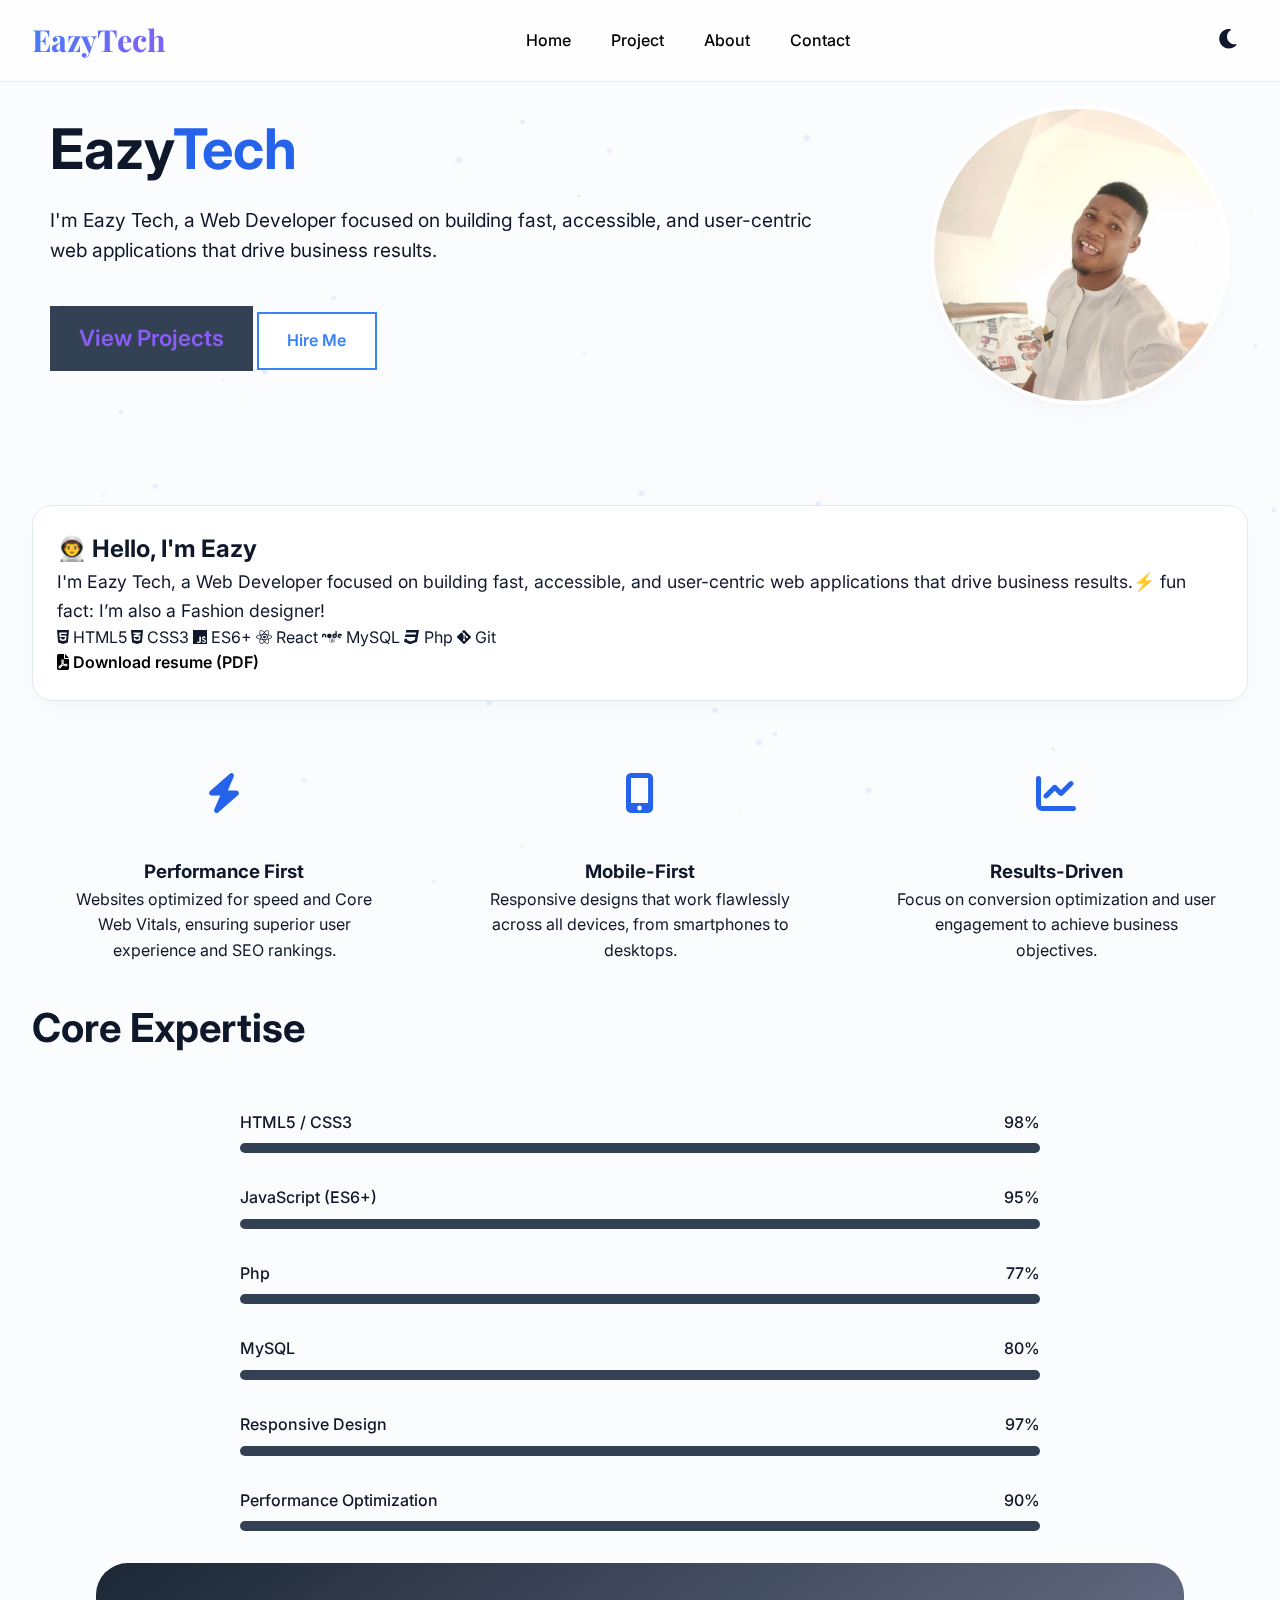
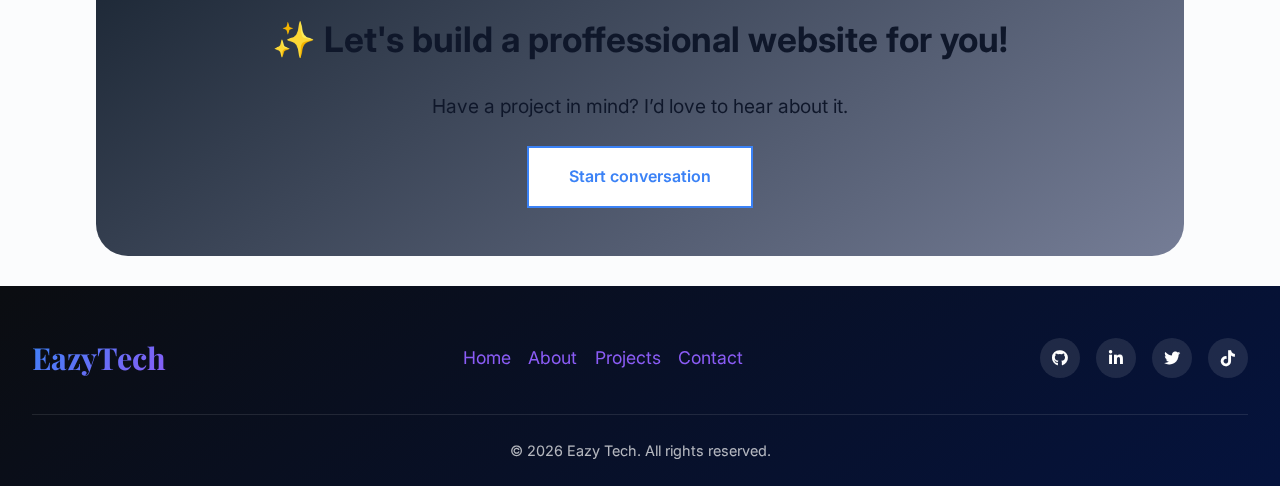
<file: index.html>
<!DOCTYPE html>
<html lang="en">
<head>
    <meta charset="UTF-8">
    <meta name="viewport" content="width=device-width, initial-scale=1.0">
    <title>My portfolio</title>
   <link rel="preconnect" href="https://fonts.googleapis.com">
  <link rel="preconnect" href="https://fonts.gstatic.com" crossorigin>
  <link href="https://fonts.googleapis.com/css2?family=Inter:opsz,wght@14..32,400;14..32,500;14..32,600;14..32,700&family=Playfair+Display:ital,wght@0,400;0,600;1,500&display=swap" rel="stylesheet">
  <link rel="stylesheet" href="https://cdnjs.cloudflare.com/ajax/libs/font-awesome/6.0.0-beta3/css/all.min.css">
  <link rel="stylesheet" href="style.css">
   
</head>
<body>
    <main>
        <!-- particle canvas (global, subtle) -->
        <canvas id="particle-canvas"></canvas>
        <section>
            <nav class="navbar">
                <div class="logo">Eazy<span class="span">Tech</span></div>
                

                <div class="nav-links" id="navLinks">
                    <a href="../index.html" class="home">Home</a>
                    <a href="../pages/project.html" class="Project">Project</a>
                    <a href="../pages/about.html" class="about">About</a>
                    <a href="../pages/contact.html" class="contact">Contact</a>
                </div>
                <div class="nav-actions">
                    <button id="themeToggle" class="theme-toggle"><i class="fas fa-moon"></i></button>

                <button class="mobile-menu-btn" id="mobileMenuBtn">
                    <i class="fas fa-bars"></i>
                </button>
                </div>
            </nav>
        </section>
        <section>
            <div class="hero-container">
                <div class="hero-content">
                    <h1>Eazy<span>Tech</span></h1>
                    
                    <p>I'm Eazy Tech, a Web Developer focused on building fast, accessible, and user-centric <br>web applications that drive business results.</p>
                    <div class="cta-buttons">
                    <a href="../pages/project.html" class="btn btn-primary">View Projects</a>
                    <a href="../pages/contact.html" class="btn btn-secondary">Hire Me</a>
                </div>
                </div>

                <div class="hero-content">
                    <img src="images/img1.jpeg" alt="Eazy Tech Hero Image">
                </div>
                
            </div>
        </section>
        
        <section>
            <div class="container" style="margin-top: 30px; margin-bottom: 20px;">
      <div class="card bio-card">
        <h2>👨‍🚀 Hello, I'm Eazy</h2>
        <p style="font-size:1.1rem;">I'm <span class="fun-fact">Eazy Tech</span>, a Web Developer focused on building fast, accessible, and user-centric web applications that drive business results.<span class="fun-fact">⚡ fun fact: I’m also a Fashion designer!</span></p>
        <div class="skills-pills">
          <span class="pill"><i class="fab fa-html5"></i> HTML5</span>
          <span class="pill"><i class="fab fa-css3-alt"></i> CSS3</span>
          <span class="pill"><i class="fab fa-js"></i> ES6+</span>
          <span class="pill"><i class="fab fa-react"></i> React</span>
          <span class="pill"><i class="fab fa-node"></i> MySQL</span>
          <span class="pill"><i class="fab fa-css3"></i> Php</span>
          <span class="pill"><i class="fab fa-git-alt"></i> Git</span>
        </div>
        <a href="#" class="resume-link"><i class="fas fa-file-pdf"></i> Download resume (PDF)</a>
      </div>
        </section>
        <div class="container">
            <div class="featured-grid">
                <div class="featured-item">
                    <div class="featured-icon">
                        <i class="fas fa-bolt"></i>
                    </div>
                    <h3>Performance First</h3>
                    <p>Websites optimized for speed and Core Web Vitals, ensuring superior user experience and SEO rankings.</p>
                </div>
                <div class="featured-item">
                    <div class="featured-icon">
                        <i class="fas fa-mobile-alt"></i>
                    </div>
                    <h3>Mobile-First</h3>
                    <p>Responsive designs that work flawlessly across all devices, from smartphones to desktops.</p>
                </div>
                <div class="featured-item">
                    <div class="featured-icon">
                        <i class="fas fa-chart-line"></i>
                    </div>
                    <h3>Results-Driven</h3>
                    <p>Focus on conversion optimization and user engagement to achieve business objectives.</p>
                </div>
            </div>
        </div>


        <section id="skills-preview">
        <div class="container">
            <h2>Core Expertise</h2>
            <div class="skills-preview">
                <div class="skill-bar">
                    <div class="skill-info">
                        <span>HTML5 / CSS3</span>
                        <span>98%</span>
                    </div>
                    <div class="skill-progress">
                        <div class="skill-fill" data-width="98"></div>
                    </div>
                </div>
                <div class="skill-bar">
                    <div class="skill-info">
                        <span>JavaScript (ES6+)</span>
                        <span>95%</span>
                    </div>
                    <div class="skill-progress">
                        <div class="skill-fill" data-width="95"></div>
                    </div>
                </div>
                
                <div class="skill-bar">
                    <div class="skill-info">
                        <span>Php</span>
                        <span>77%</span>
                    </div>
                    <div class="skill-progress">
                        <div class="skill-fill" data-width="77"></div>
                    </div>
                </div>

                <div class="skill-bar">
                    <div class="skill-info">
                        <span>MySQL</span>
                        <span>80%</span>
                    </div>
                    <div class="skill-progress">
                        <div class="skill-fill" data-width="80"></div>
                    </div>
                </div>

                <div class="skill-bar">
                    <div class="skill-info">
                        <span>Responsive Design</span>
                        <span>97%</span>
                    </div>
                    <div class="skill-progress">
                        <div class="skill-fill" data-width="97"></div>
                    </div>
                </div>
                
                <div class="skill-bar">
                    <div class="skill-info">
                        <span>Performance Optimization</span>
                        <span>90%</span>
                    </div>
                    <div class="skill-progress">
                        <div class="skill-fill" data-width="90"></div>
                    </div>
                </div>
            </div>
        </div>
    </section>
    <section>
        <div class="cta-section">
        <h2 style="font-size:2.2rem;">✨ Let's build a proffessional website for you!</h2>
        <p style="margin:1.5rem; font-size:1.2rem;">Have a project in mind? I’d love to hear about it.</p>
        <a href="../pages/contact.html" class="btn btn-secondary" style="padding:1rem 2.5rem;">Start conversation</a>
      </div>
    </div>
    </section>

    <section>
        <footer>
        <div class="container">
            <div class="footer-content">
                <a href="index.html" class="logo">Eazy<span>Tech</span></a>
                
                <div class="footer-links">
                    <a href="../index.html">Home</a>
                    <a href="../pages/about.html">About</a>
                    <a href="../pages/project.html">Projects</a>
                    <a href="../pages/contact.html">Contact</a>
                </div>
                
                <div class="social-links">
                    <a href="https://github.com/oluwaseunisrael1234-ctrl/" target="_blank"><i class="fab fa-github"></i></a>
                    <a href="https://linkedin.com" target="_blank"><i class="fab fa-linkedin-in"></i></a>
                    <a href="https://twitter.com" target="_blank"><i class="fab fa-twitter"></i></a>
                    <a href="https://www.tiktok.com/@eazytech24?_r=1&_t=ZS-941RRalaFU4" target="_blank"><i class="fab fa-tiktok"></i></a>
                </div>
            </div>
            
            <div class="copyright">
                <p>&copy; <span id="currentYear"></span> Eazy Tech. All rights reserved.</p>
            </div>
        </div>
    </footer>

    </section>

    </main>
     <script src="main.js"></script>
    <script src="script.js"></script>
      <script>
    // home-specific: load featured projects + skills progress, init typewriter
    document.addEventListener('DOMContentLoaded', function() {
      loadFeaturedProjects();
      loadSkillsSnapshot();
      initTypewriter();
    });
  </script>
</body>
</html>
</file>
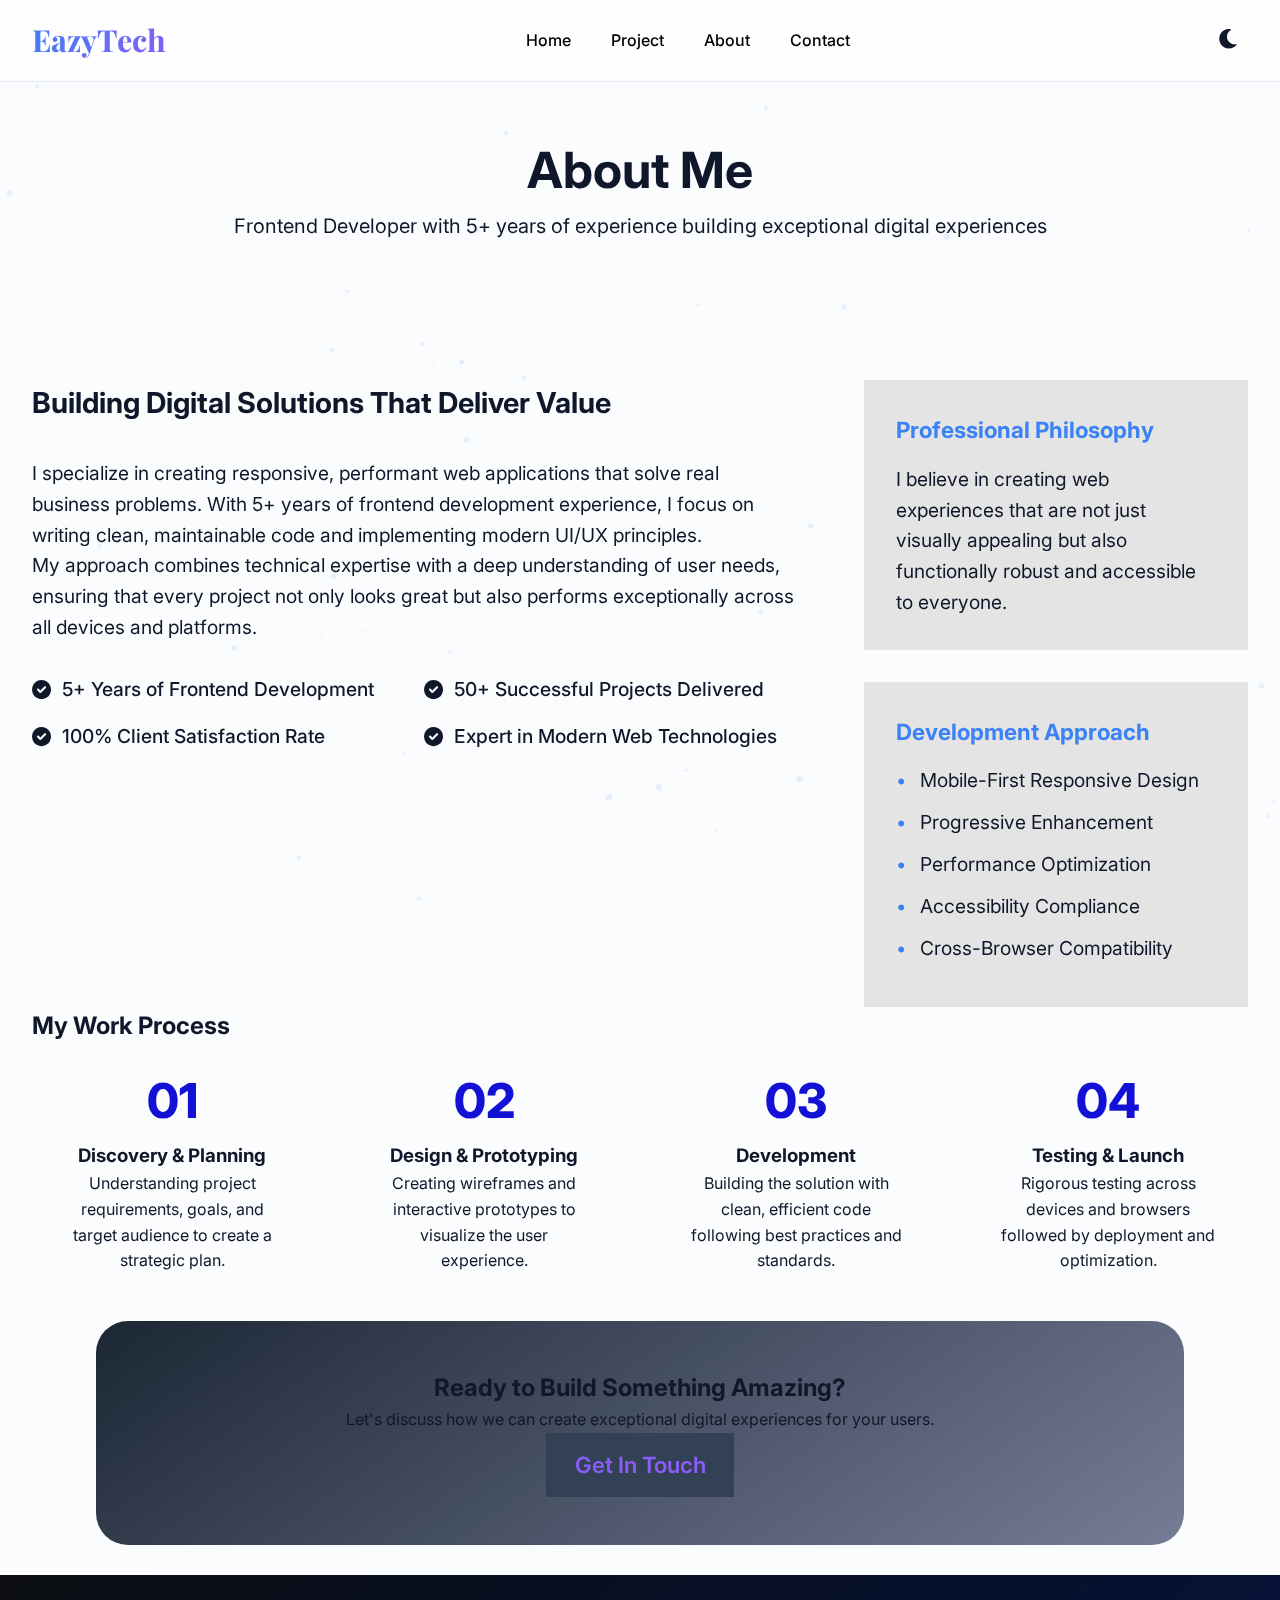
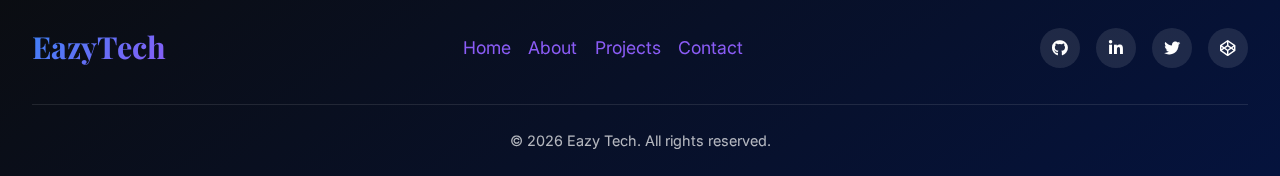
<file: pages/about.html>
<!DOCTYPE html>
<html lang="en">
<head>
    <meta charset="UTF-8">
    <meta name="viewport" content="width=device-width, initial-scale=1.0">
    <title>My portfolio</title>
   <link rel="preconnect" href="https://fonts.googleapis.com">
  <link rel="preconnect" href="https://fonts.gstatic.com" crossorigin>
  <link href="https://fonts.googleapis.com/css2?family=Inter:opsz,wght@14..32,400;14..32,500;14..32,600;14..32,700&family=Playfair+Display:ital,wght@0,400;0,600;1,500&display=swap" rel="stylesheet">
  <link rel="stylesheet" href="https://cdnjs.cloudflare.com/ajax/libs/font-awesome/6.0.0-beta3/css/all.min.css">
  <link rel="stylesheet" href="../style.css">
   
</head>
<body>
    <main>
        <!-- particle canvas (global, subtle) -->
        <canvas id="particle-canvas"></canvas>
        <section>
            <nav class="navbar">
                <div class="logo">Eazy<span class="span">Tech</span></div>
                

                <div class="nav-links" id="navLinks">
                    <a href="../index.html" class="home">Home</a>
                    <a href="../pages/project.html" class="Project">Project</a>
                    <a href="../pages/about.html" class="about">About</a>
                    <a href="../pages/contact.html" class="contact">Contact</a>
                </div>
                <div class="nav-actions">
                    <button id="themeToggle" class="theme-toggle"><i class="fas fa-moon"></i></button>

                <button class="mobile-menu-btn" id="mobileMenuBtn">
                    <i class="fas fa-bars"></i>
                </button>
                </div>
            </nav>
        </section>
        

         <section class="hero">
        <div class="abt-container">
            <h1>About Me</h1>
            <p>Frontend Developer with 5+ years of experience building exceptional digital experiences</p>
        </div>
    </section>

    <!-- About Content -->
    <section id="about-content">
        <div class="container">
            <div class="about-grid">
                <div class="about-main">
                    <h2>Building Digital Solutions That Deliver Value</h2>
                    <p>I specialize in creating responsive, performant web applications that solve real business problems. With 5+ years of frontend development experience, I focus on writing clean, maintainable code and implementing modern UI/UX principles.</p>
                    <p>My approach combines technical expertise with a deep understanding of user needs, ensuring that every project not only looks great but also performs exceptionally across all devices and platforms.</p>
                    
                    <div class="about-highlights">
                        <div class="highlight-item">
                            <i class="fas fa-check-circle"></i>
                            <span>5+ Years of Frontend Development</span>
                        </div>
                        <div class="highlight-item">
                            <i class="fas fa-check-circle"></i>
                            <span>50+ Successful Projects Delivered</span>
                        </div>
                        <div class="highlight-item">
                            <i class="fas fa-check-circle"></i>
                            <span>100% Client Satisfaction Rate</span>
                        </div>
                        <div class="highlight-item">
                            <i class="fas fa-check-circle"></i>
                            <span>Expert in Modern Web Technologies</span>
                        </div>
                    </div>
                </div>
                
                <div class="about-sidebar">
                    <div class="about-card">
                        <h3>Professional Philosophy</h3>
                        <p>I believe in creating web experiences that are not just visually appealing but also functionally robust and accessible to everyone.</p>
                    </div>
                    
                    <div class="about-card">
                        <h3>Development Approach</h3>
                        <ul>
                            <li>Mobile-First Responsive Design</li>
                            <li>Progressive Enhancement</li>
                            <li>Performance Optimization</li>
                            <li>Accessibility Compliance</li>
                            <li>Cross-Browser Compatibility</li>
                        </ul>
                    </div>
                </div>
            </div>
        </div>
    </section>

    <!-- Work Process -->
    <section class="section-alt">
        <div class="container">
            <h2>My Work Process</h2>
            <div class="process-steps">
                <div class="process-step">
                    <div class="step-number">01</div>
                    <h3>Discovery & Planning</h3>
                    <p>Understanding project requirements, goals, and target audience to create a strategic plan.</p>
                </div>
                <div class="process-step">
                    <div class="step-number">02</div>
                    <h3>Design & Prototyping</h3>
                    <p>Creating wireframes and interactive prototypes to visualize the user experience.</p>
                </div>
                <div class="process-step">
                    <div class="step-number">03</div>
                    <h3>Development</h3>
                    <p>Building the solution with clean, efficient code following best practices and standards.</p>
                </div>
                <div class="process-step">
                    <div class="step-number">04</div>
                    <h3>Testing & Launch</h3>
                    <p>Rigorous testing across devices and browsers followed by deployment and optimization.</p>
                </div>
            </div>
        </div>
    </section>

    <!-- CTA Section -->
    <section class="cta-section">
        <div class="container">
            <h2>Ready to Build Something Amazing?</h2>
            <p>Let's discuss how we can create exceptional digital experiences for your users.</p>
            <a href="contact.html" class="btn btn-primary">Get In Touch</a>
        </div>
    </section>


    <section>
        <footer>
        <div class="container">
            <div class="footer-content">
                <a href="index.html" class="logo">Eazy<span>Tech</span></a>
                
                <div class="footer-links">
                    <a href="../index.html">Home</a>
                    <a href="../pages/about.html">About</a>
                    <a href="../pages/project.html">Projects</a>
                    <a href="../pages/contact.html">Contact</a>
                </div>
                
                <div class="social-links">
                    <a href="https://github.com" target="_blank"><i class="fab fa-github"></i></a>
                    <a href="https://linkedin.com" target="_blank"><i class="fab fa-linkedin-in"></i></a>
                    <a href="https://twitter.com" target="_blank"><i class="fab fa-twitter"></i></a>
                    <a href="https://codepen.io" target="_blank"><i class="fab fa-codepen"></i></a>
                </div>
            </div>
            
            <div class="copyright">
                <p>&copy; <span id="currentYear"></span> Eazy Tech. All rights reserved.</p>
            </div>
        </div>
    </footer>

    </section>

    </main>
    <script src="../main.js" defer></script>
<script src="../script.js" defer></script>

      <script>
    // home-specific: load featured projects + skills progress, init typewriter
    document.addEventListener('DOMContentLoaded', function() {
      loadFeaturedProjects();
      loadSkillsSnapshot();
      initTypewriter();
    });
  </script>
</body>
</html>
</file>
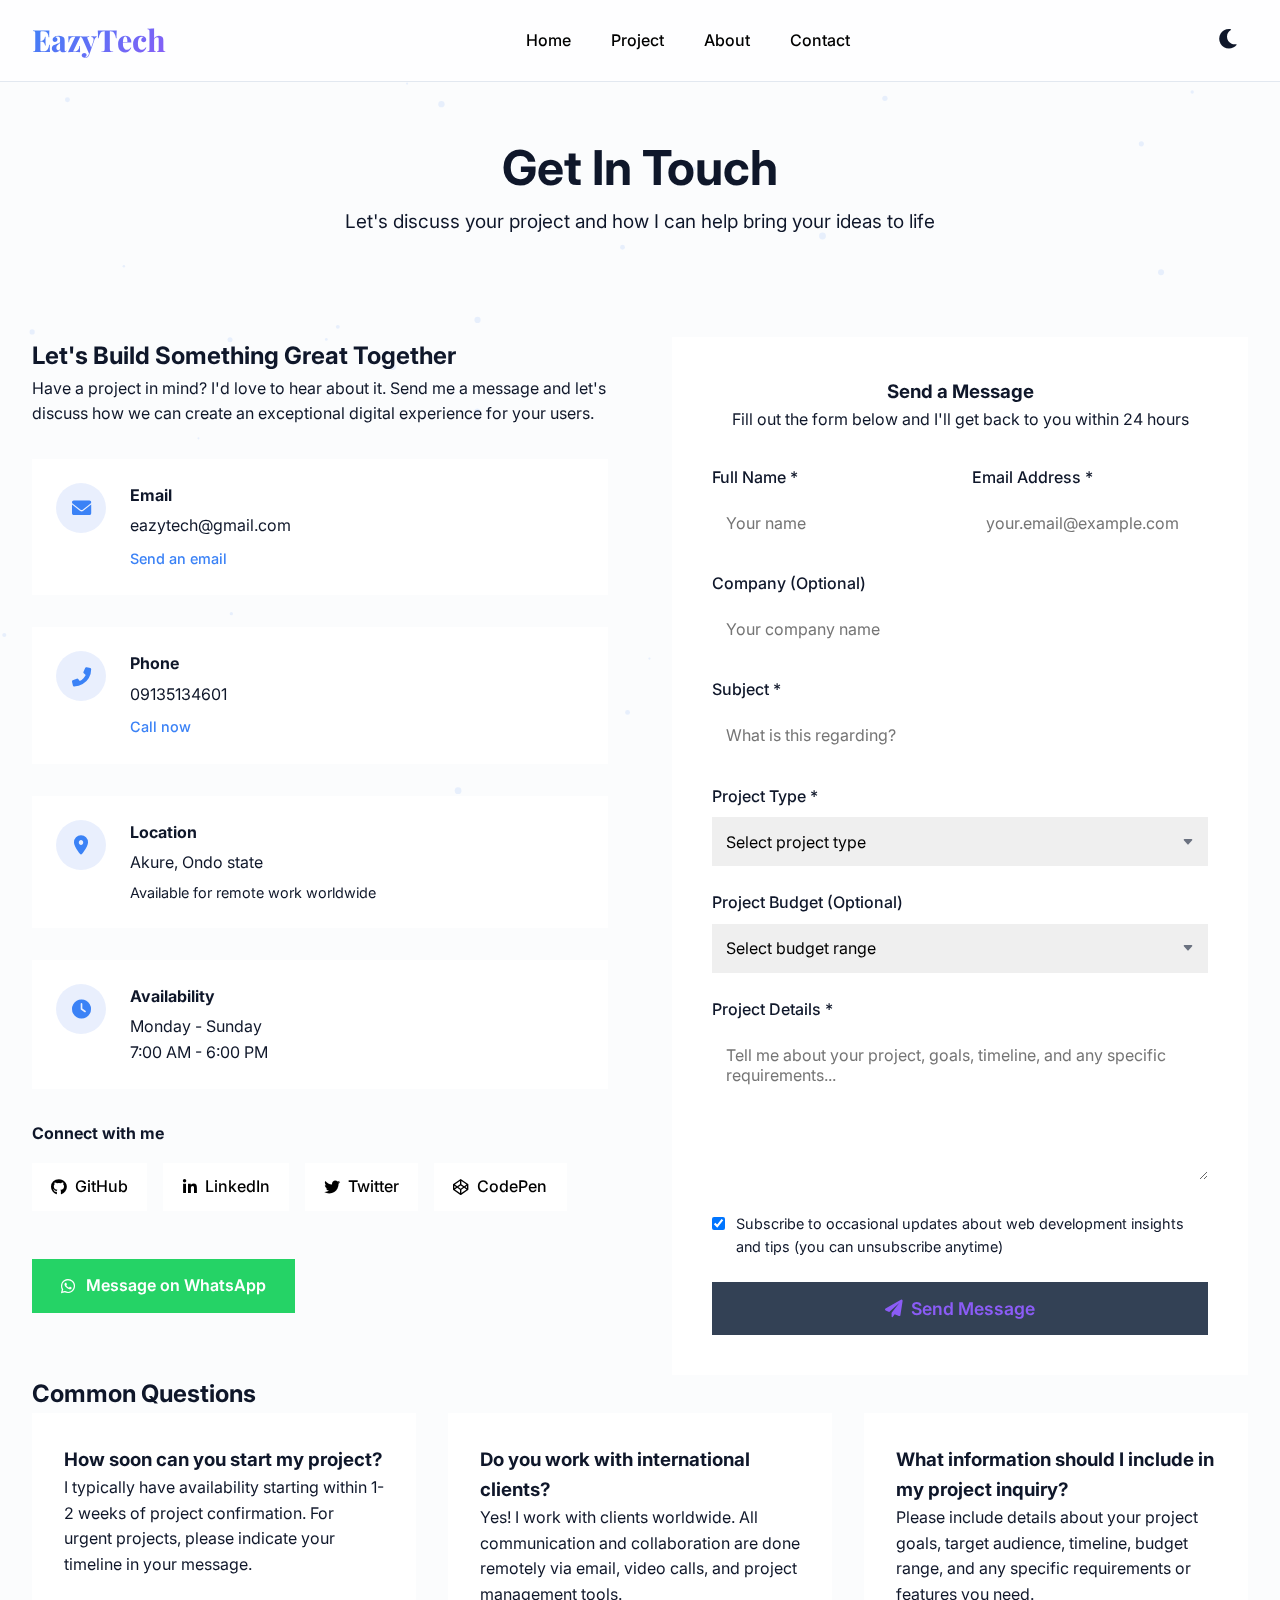
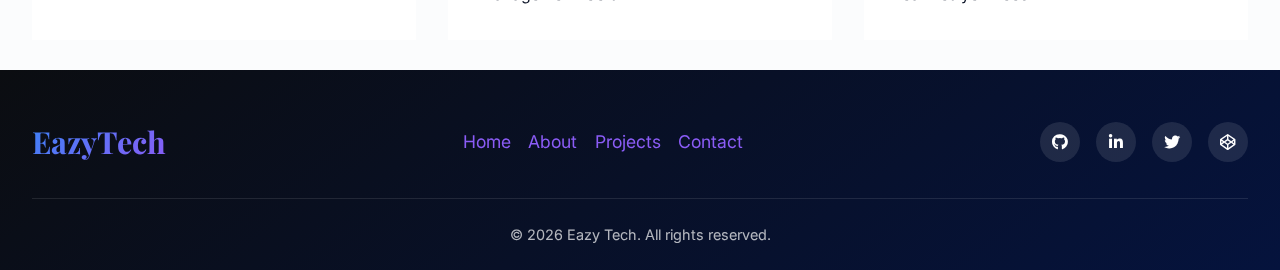
<file: pages/contact.html>
<!DOCTYPE html>
<html lang="en">
<head>
    <meta charset="UTF-8">
    <meta name="viewport" content="width=device-width, initial-scale=1.0">
    <title>My portfolio</title>
   <link rel="preconnect" href="https://fonts.googleapis.com">
  <link rel="preconnect" href="https://fonts.gstatic.com" crossorigin>
  <link href="https://fonts.googleapis.com/css2?family=Inter:opsz,wght@14..32,400;14..32,500;14..32,600;14..32,700&family=Playfair+Display:ital,wght@0,400;0,600;1,500&display=swap" rel="stylesheet">
  <link rel="stylesheet" href="https://cdnjs.cloudflare.com/ajax/libs/font-awesome/6.0.0-beta3/css/all.min.css">
  <link rel="stylesheet" href="../style.css">
   
</head>
<body>
    <main>
        <!-- particle canvas (global, subtle) -->
        <canvas id="particle-canvas"></canvas>
        <section>
            <nav class="navbar">
                <div class="logo">Eazy<span class="span">Tech</span></div>
                

                <div class="nav-links" id="navLinks">
                    <a href="../index.html" class="home">Home</a>
                    <a href="../pages/project.html" class="Project">Project</a>
                    <a href="../pages/about.html" class="about">About</a>
                    <a href="../pages/contact.html" class="contact">Contact</a>
                </div>
                <div class="nav-actions">
                    <button id="themeToggle" class="theme-toggle"><i class="fas fa-moon"></i></button>

                <button class="mobile-menu-btn" id="mobileMenuBtn">
                    <i class="fas fa-bars"></i>
                </button>
                </div>
            </nav>
        </section>
        
        <!-- Page Hero -->
    <section class="contact-hero">
        <div class=" contact-container" >
            <h1>Get In Touch</h1>
            <p>Let's discuss your project and how I can help bring your ideas to life</p>
        </div>
    </section>

    <!-- Contact Content -->
    <section id="contact-content">
        <div class="container">
            <div class="contact-grid">
                <!-- Contact Info -->
                <div class="contact-info">
                    <h2>Let's Build Something Great Together</h2>
                    <p>Have a project in mind? I'd love to hear about it. Send me a message and let's discuss how we can create an exceptional digital experience for your users.</p>
                    
                    <div class="contact-details">
                        <div class="contact-detail">
                            <div class="detail-icon">
                                <i class="fas fa-envelope"></i>
                            </div>
                            <div class="detail-content">
                                <h4>Email</h4>
                                <p>eazytech@gmail.com</p>
                                <a href="mailto:eazytech@gmail.com" class="detail-link">Send an email</a>
                            </div>
                        </div>
                        
                        <div class="contact-detail">
                            <div class="detail-icon">
                                <i class="fas fa-phone-alt"></i>
                            </div>
                            <div class="detail-content">
                                <h4>Phone</h4>
                                <p>09135134601</p>
                                <a href="tel:09135134601" class="detail-link">Call now</a>
                            </div>
                        </div>
                        
                        <div class="contact-detail">
                            <div class="detail-icon">
                                <i class="fas fa-map-marker-alt"></i>
                            </div>
                            <div class="detail-content">
                                <h4>Location</h4>
                                <p>Akure, Ondo state</p>
                                <p class="detail-note">Available for remote work worldwide</p>
                            </div>
                        </div>
                        
                        <div class="contact-detail">
                            <div class="detail-icon">
                                <i class="fas fa-clock"></i>
                            </div>
                            <div class="detail-content">
                                <h4>Availability</h4>
                                <p>Monday - Sunday</p>
                                <p>7:00 AM - 6:00 PM </p>
                            </div>
                        </div>
                    </div>
                    
                    <div class="contact-social">
                        <h4>Connect with me</h4>
                        <div class="social-buttons">
                            <a href="https://github.com" target="_blank" class="social-btn">
                                <i class="fab fa-github"></i>
                                <span>GitHub</span>
                            </a>
                            <a href="https://linkedin.com" target="_blank" class="social-btn">
                                <i class="fab fa-linkedin-in"></i>
                                <span>LinkedIn</span>
                            </a>
                            <a href="https://twitter.com" target="_blank" class="social-btn">
                                <i class="fab fa-twitter"></i>
                                <span>Twitter</span>
                            </a>
                            <a href="https://codepen.io" target="_blank" class="social-btn">
                                <i class="fab fa-codepen"></i>
                                <span>CodePen</span>
                            </a>
                        </div>
                    </div>
                    
                    <a href="https://wa.me/08132030245" class="btn whatsapp-btn">
                        <i class="fab fa-whatsapp"></i> Message on WhatsApp
                    </a>
                </div>
                
                <!-- Contact Form -->
                <div class="contact-form-container">
                    <div class="contact-form-header">
                        <h3>Send a Message</h3>
                        <p>Fill out the form below and I'll get back to you within 24 hours</p>
                    </div>
                    
                    <form id="contactForm" class="contact-form">
                        <div class="form-row">
                            <div class="form-group">
                                <label for="name">Full Name *</label>
                                <input type="text" id="name" class="form-control" placeholder="Your name" required>
                                <div class="error-message" id="nameError"></div>
                            </div>
                            
                            <div class="form-group">
                                <label for="email">Email Address *</label>
                                <input type="email" id="email" class="form-control" placeholder="your.email@example.com" required>
                                <div class="error-message" id="emailError"></div>
                            </div>
                        </div>
                        
                        <div class="form-group">
                            <label for="company">Company (Optional)</label>
                            <input type="text" id="company" class="form-control" placeholder="Your company name">
                        </div>
                        
                        <div class="form-group">
                            <label for="subject">Subject *</label>
                            <input type="text" id="subject" class="form-control" placeholder="What is this regarding?" required>
                            <div class="error-message" id="subjectError"></div>
                        </div>
                        
                        <div class="form-group">
                            <label for="project-type">Project Type *</label>
                            <select id="project-type" class="form-control" required>
                                <option value="" disabled selected>Select project type</option>
                                <option value="website">Website Development</option>
                                <option value="optimization">Business website</option>
                                <option value="redesign">Website Redesign</option>
                                <option value="ecommerce">E-commerce Store</option>
                                <option value="pwa">Landing pages</option>
                                <option value="optimization">Performance Optimization</option>
                                <option value="other">Other</option>
                            </select>
                            <div class="error-message" id="projectTypeError"></div>
                        </div>
                        
                        <div class="form-group">
                            <label for="budget">Project Budget (Optional)</label>
                            <select id="budget" class="form-control">
                                <option value="" selected>Select budget range</option>
                                <option value="1-2k">$250 - $1,000</option>
                                <option value="2-5k">$2,000 - $5,000</option>
                                <option value="5-10k">$5,000 - $10,000</option>
                                <option value="10k+">$10,000+</option>
                                <option value="undecided">Not sure yet</option>
                            </select>
                        </div>
                        
                        <div class="form-group">
                            <label for="message">Project Details *</label>
                            <textarea id="message" class="form-control" placeholder="Tell me about your project, goals, timeline, and any specific requirements..." rows="6" required></textarea>
                            <div class="error-message" id="messageError"></div>
                        </div>
                        
                        <div class="form-group">
                            <div class="checkbox-group">
                                <input type="checkbox" id="newsletter" checked>
                                <label for="newsletter">Subscribe to occasional updates about web development insights and tips (you can unsubscribe anytime)</label>
                            </div>
                        </div>
                        
                        <button type="submit" class="btn btn-primary btn-submit">
                            <i class="fas fa-paper-plane"></i> Send Message
                        </button>
                        
                        <div class="form-success" id="formSuccess">
                            <i class="fas fa-check-circle"></i>
                            <div>
                                <h4>Thank you for your message!</h4>
                                <p>we've received your inquiry and will get back to you within 24 hours. I look forward to discussing your project!</p>
                            </div>
                        </div>
                    </form>
                </div>
            </div>
        </div>
    </section>

    <!-- FAQ Preview -->
    <section class="section-alt">
        <div class="container">
            <h2>Common Questions</h2>
            <div class="faq-preview">
                <div class="faq-item">
                    <h3>How soon can you start my project?</h3>
                    <p>I typically have availability starting within 1-2 weeks of project confirmation. For urgent projects, please indicate your timeline in your message.</p>
                </div>
                <div class="faq-item">
                    <h3>Do you work with international clients?</h3>
                    <p>Yes! I work with clients worldwide. All communication and collaboration are done remotely via email, video calls, and project management tools.</p>
                </div>
                <div class="faq-item">
                    <h3>What information should I include in my project inquiry?</h3>
                    <p>Please include details about your project goals, target audience, timeline, budget range, and any specific requirements or features you need.</p>
                </div>
            </div>
        </div>
    </section>



    <section>
        <footer>
        <div class="container">
            <div class="footer-content">
                <a href="index.html" class="logo">Eazy<span>Tech</span></a>
                
                <div class="footer-links">
                    <a href="../index.html">Home</a>
                    <a href="../pages/about.html">About</a>
                    <a href="../pages/project.html">Projects</a>
                    <a href="../pages/contact.html">Contact</a>
                </div>
                
                <div class="social-links">
                    <a href="https://github.com" target="_blank"><i class="fab fa-github"></i></a>
                    <a href="https://linkedin.com" target="_blank"><i class="fab fa-linkedin-in"></i></a>
                    <a href="https://twitter.com" target="_blank"><i class="fab fa-twitter"></i></a>
                    <a href="https://codepen.io" target="_blank"><i class="fab fa-codepen"></i></a>
                </div>
            </div>
            
            <div class="copyright">
                <p>&copy; <span id="currentYear"></span> Eazy Tech. All rights reserved.</p>
            </div>
        </div>
    </footer>

    </section>

    </main>
    <script src="../main.js" defer></script>
<script src="../script.js" defer></script>

      <script>
    // home-specific: load featured projects + skills progress, init typewriter
    document.addEventListener('DOMContentLoaded', function() {
      loadFeaturedProjects();
      loadSkillsSnapshot();
      initTypewriter();
    });
  </script>
</body>
</html>
</file>
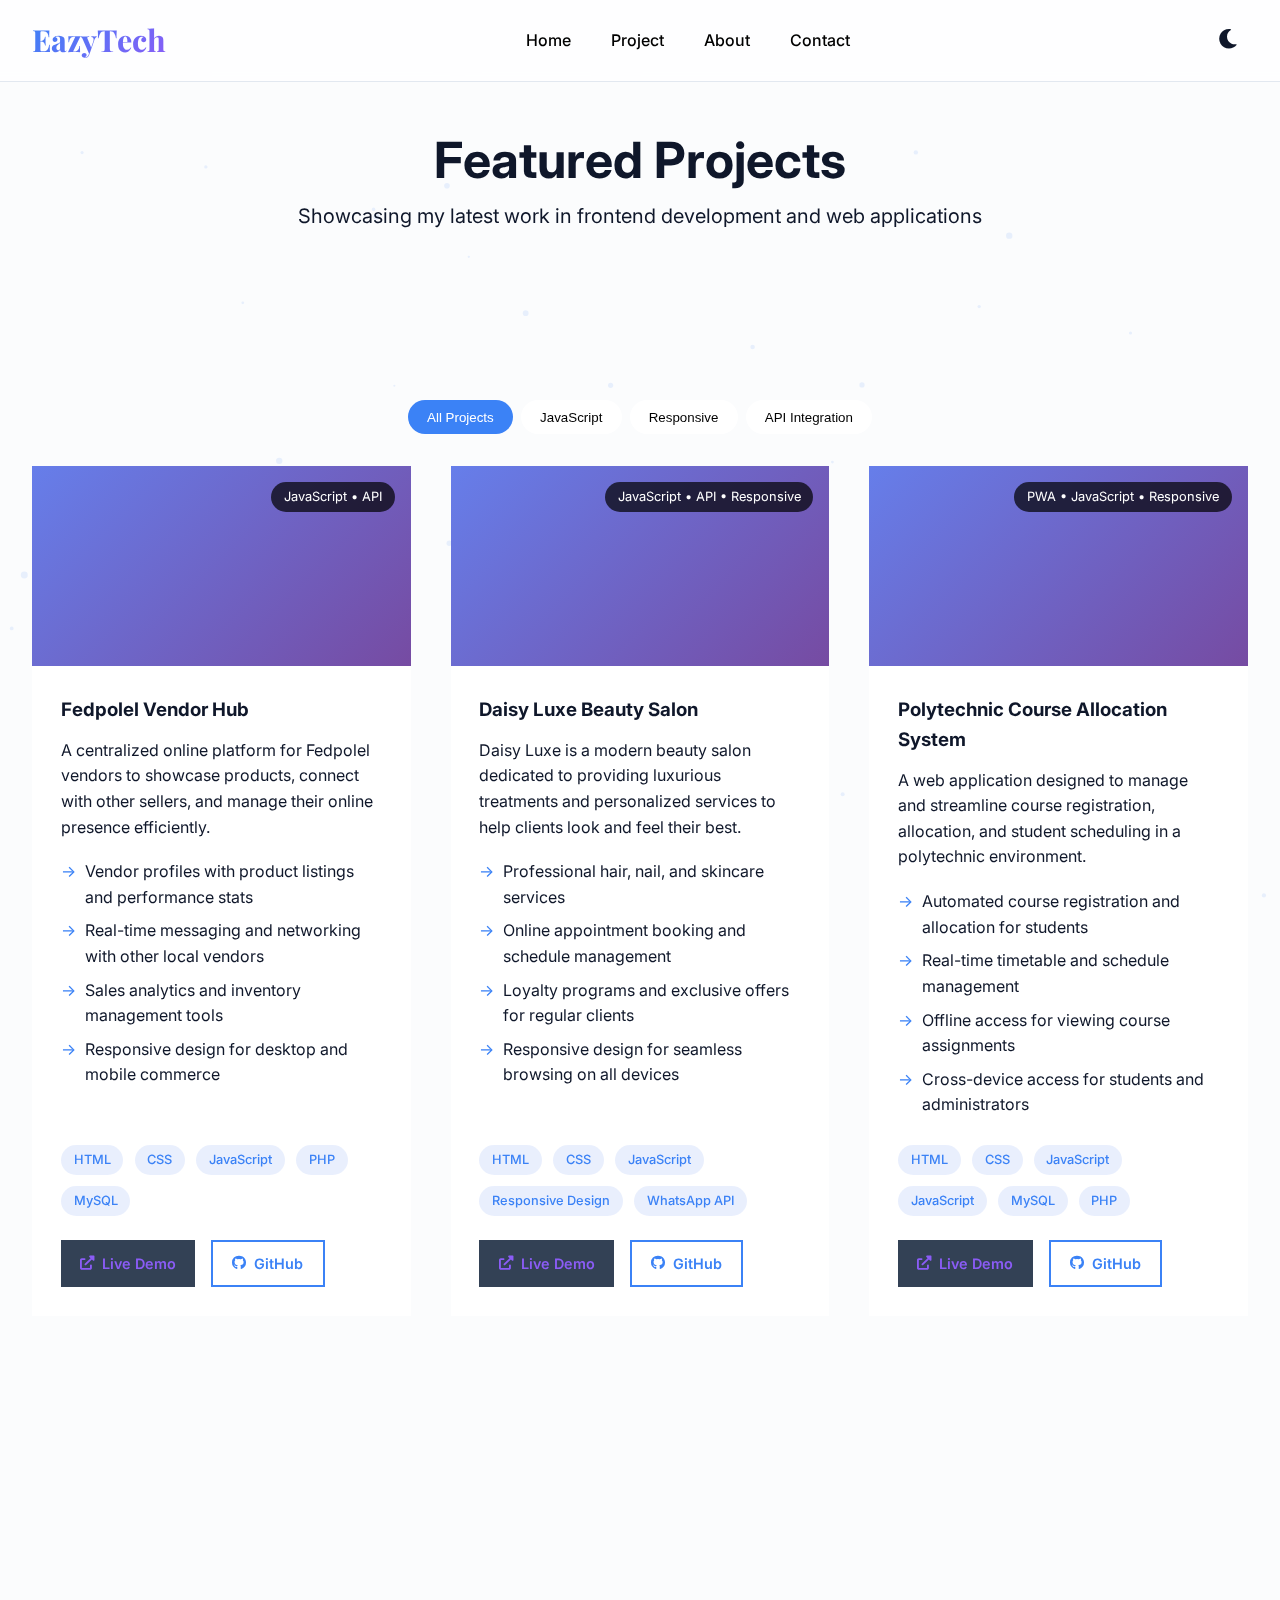
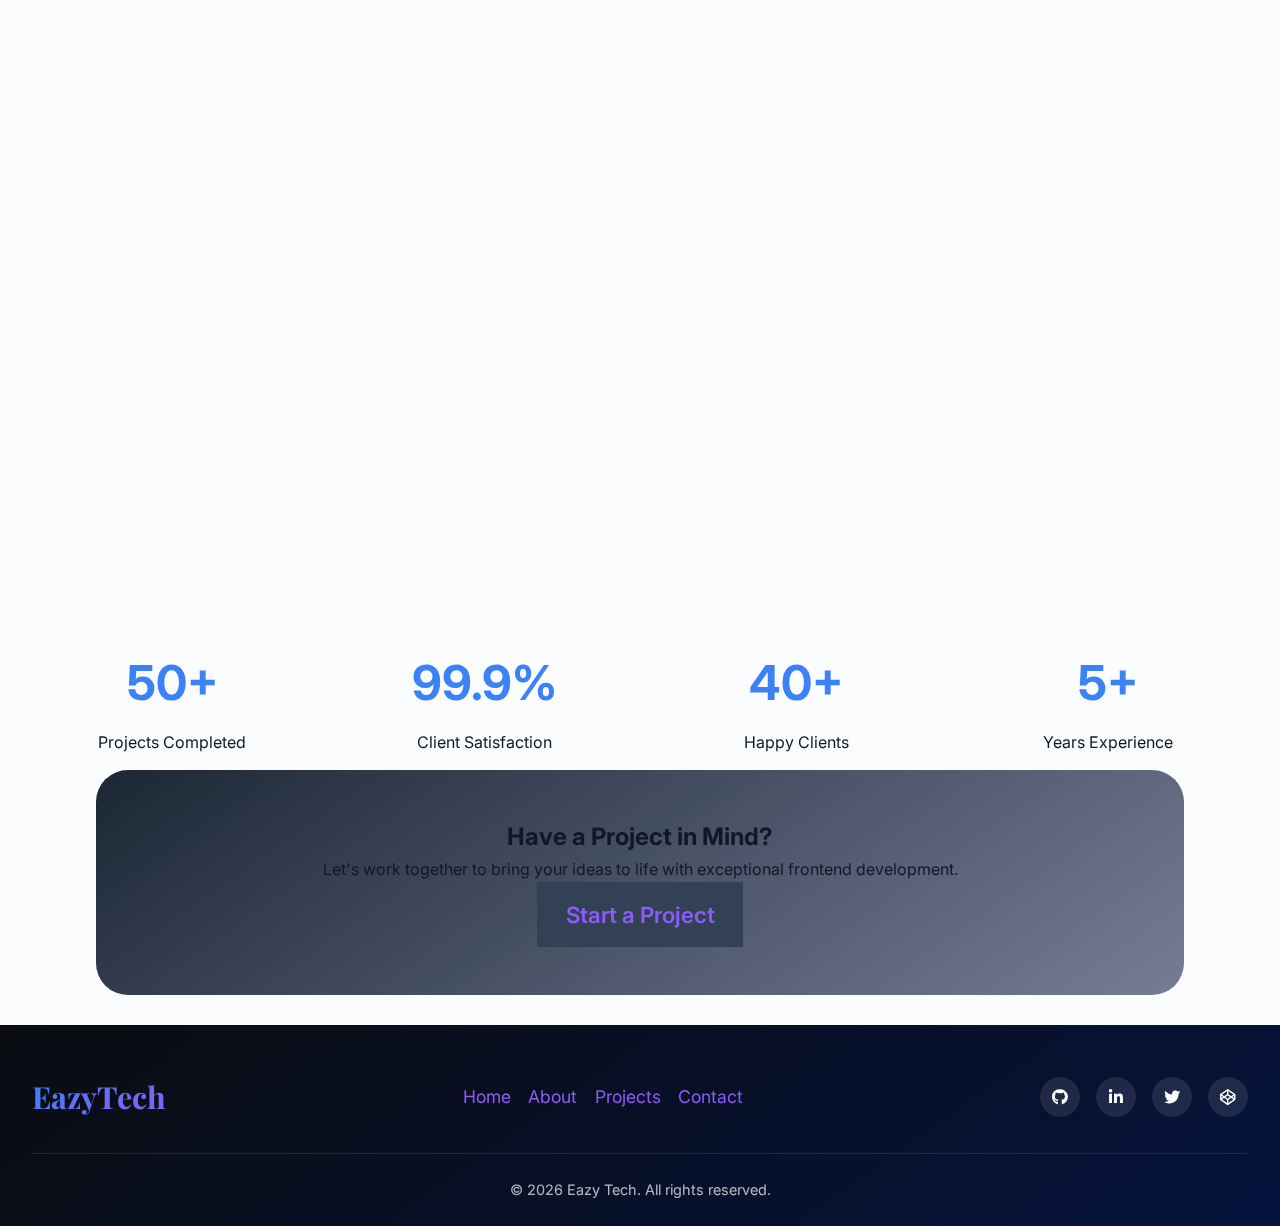
<file: pages/project.html>
<!DOCTYPE html>
<html lang="en">
<head>
    <meta charset="UTF-8">
    <meta name="viewport" content="width=device-width, initial-scale=1.0">
    <title>My portfolio</title>
   <link rel="preconnect" href="https://fonts.googleapis.com">
  <link rel="preconnect" href="https://fonts.gstatic.com" crossorigin>
  <link href="https://fonts.googleapis.com/css2?family=Inter:opsz,wght@14..32,400;14..32,500;14..32,600;14..32,700&family=Playfair+Display:ital,wght@0,400;0,600;1,500&display=swap" rel="stylesheet">
  <link rel="stylesheet" href="https://cdnjs.cloudflare.com/ajax/libs/font-awesome/6.0.0-beta3/css/all.min.css">
  <link rel="stylesheet" href="../style.css">
   
</head>
<body>
    <main>
        <!-- particle canvas (global, subtle) -->
        <canvas id="particle-canvas"></canvas>
        <section>
            <nav class="navbar">
                <div class="logo">Eazy<span class="span">Tech</span></div>
                

                <div class="nav-links" id="navLinks">
                    <a href="../index.html" class="home">Home</a>
                    <a href="../pages/project.html" class="Project">Project</a>
                    <a href="../pages/about.html" class="about">About</a>
                    <a href="../pages/contact.html" class="contact">Contact</a>
                </div>
                <div class="nav-actions">
                    <button id="themeToggle" class="theme-toggle"><i class="fas fa-moon"></i></button>

                <button class="mobile-menu-btn" id="mobileMenuBtn">
                    <i class="fas fa-bars"></i>
                </button>
                </div>
            </nav>
        </section>
        

            <section class="page-hero">
        <div class="pro-container">
            <h1>Featured Projects</h1>
            <p>Showcasing my latest work in frontend development and web applications</p>
        </div>
    </section>

    <!-- Projects Filter -->
    <section id="projects-filter" style="margin-top: 30px;">
        <div class="container">
            <div class="filter-buttons">
                <button class="filter-btn active" data-filter="all">All Projects</button>
                <button class="filter-btn" data-filter="javascript">JavaScript</button>
                <button class="filter-btn" data-filter="responsive">Responsive</button>
                <button class="filter-btn" data-filter="api">API Integration</button>
            </div>
        </div>
    </section>

    <!-- Projects Grid -->
    <section id="projects-grid">
        <div class="container">
            <div class="projects-container">
                <!-- Project 1 -->
                <div class="project-card" data-category="javascript api">
                    <div class="project-img">
                        <div class="project-category">JavaScript • API</div>
                    </div>
                    <div class="project-content">
                       <h3>Fedpolel Vendor Hub</h3>
                            <p>A centralized online platform for Fedpolel vendors to showcase products, connect with other sellers, and manage their online presence efficiently.</p>
                            <div class="project-features">
                                <ul>
                                    <li>Vendor profiles with product listings and performance stats</li>
                                    <li>Real-time messaging and networking with other local vendors</li>
                                    <li>Sales analytics and inventory management tools</li>
                                    <li>Responsive design for desktop and mobile commerce</li>
                                </ul>
                            </div>


                        <div class="project-tech">
                            <span class="tech-tag">HTML</span>
                            <span class="tech-tag">CSS</span>
                            <span class="tech-tag">JavaScript</span>
                            <span class="tech-tag">PHP</span>
                            <span class="tech-tag">MySQL</span>
                        </div>
                        <div class="project-links">
                            <a href="#" class="btn btn-primary btn-small"><i class="fas fa-external-link-alt"></i> Live Demo</a>
                            <a href="#" class="btn btn-secondary btn-small"><i class="fab fa-github"></i> GitHub</a>
                        </div>
                    </div>
                </div>

                <!-- Project 2 -->
                <div class="project-card" data-category="javascript api responsive">
                    <div class="project-img">
                        <div class="project-category">JavaScript • API • Responsive</div>
                    </div>
                    <div class="project-content">
                        <h3>Daisy Luxe Beauty Salon</h3>
                            <p>Daisy Luxe is a modern beauty salon dedicated to providing luxurious treatments and personalized services to help clients look and feel their best.</p>
                            <div class="project-features">
                                <ul>
                                    <li>Professional hair, nail, and skincare services</li>
                                    <li>Online appointment booking and schedule management</li>
                                    <li>Loyalty programs and exclusive offers for regular clients</li>
                                    <li>Responsive design for seamless browsing on all devices</li>
                                </ul>
                            </div>
                        <div class="project-tech">
                            <span class="tech-tag">HTML</span>
                            <span class="tech-tag">CSS</span>
                            <span class="tech-tag">JavaScript</span>
                            <span class="tech-tag">Responsive Design</span>
                            <span class="tech-tag">WhatsApp API</span>
                        </div>
                        <div class="project-links">
                            <a href="https://daisyluxe.netlify.app" class="btn btn-primary btn-small"><i class="fas fa-external-link-alt"></i> Live Demo</a>
                            <a href="#" class="btn btn-secondary btn-small"><i class="fab fa-github"></i> GitHub</a>
                        </div>
                    </div>
                </div>

                <!-- Project 3 -->
                <div class="project-card" data-category="javascript pwa responsive">
                    <div class="project-img">
                        <div class="project-category">PWA • JavaScript • Responsive</div>
                    </div>
                    <div class="project-content">
                        <h3>Polytechnic Course Allocation System</h3>
                            <p>A web application designed to manage and streamline course registration, allocation, and student scheduling in a polytechnic environment.</p>
                            <div class="project-features">
                                <ul>
                                    <li>Automated course registration and allocation for students</li>
                                    <li>Real-time timetable and schedule management</li>
                                    <li>Offline access for viewing course assignments</li>
                                    <li>Cross-device access for students and administrators</li>
                                </ul>
                            </div>
                        <div class="project-tech">
                            <span class="tech-tag">HTML</span>
                            <span class="tech-tag">CSS</span>
                            <span class="tech-tag">JavaScript</span>
                            <span class="tech-tag">JavaScript</span>
                            <span class="tech-tag">MySQL</span>
                            <span class="tech-tag">PHP</span>
                        </div>
                        <div class="project-links">
                            <a href="#" class="btn btn-primary btn-small"><i class="fas fa-external-link-alt"></i> Live Demo</a>
                            <a href="#" class="btn btn-secondary btn-small"><i class="fab fa-github"></i> GitHub</a>
                        </div>
                    </div>
                </div>

                <!-- Project 4 -->
                <div class="project-card" data-category="javascript api">
                    <div class="project-img">
                        <div class="project-category">JavaScript • API</div>
                    </div>
                    <div class="project-content">
                        <h3>Luxury Bag Collection</h3>
                            <p>An online platform showcasing a curated collection of luxury and designer bags, offering real-time inventory updates and easy shopping experience.</p>
                            <div class="project-features">
                                <ul>
                                    <li>Real-time product availability and stock updates</li>
                                    <li>Interactive product gallery with zoom and 360° views</li>
                                    <li>Location-based shipping and delivery options</li>
                                    <li>Customizable alerts for new arrivals and special offers</li>
                                </ul>
                            </div>
                        <div class="project-tech">
                            <span class="tech-tag">JavaScript</span>
                            <span class="tech-tag">WhatsApp API</span>
                            <span class="tech-tag">HTML</span>
                            <span class="tech-tag">CSS</span>
                            <span class="tech-tag">JavaScript</span>
                        </div>
                        <div class="project-links">
                            <a href="#" class="btn btn-primary btn-small"><i class="fas fa-external-link-alt"></i> Live Demo</a>
                            <a href="#" class="btn btn-secondary btn-small"><i class="fab fa-github"></i> GitHub</a>
                        </div>
                    </div>
                </div>

                <!-- Project 5 -->
                <div class="project-card" data-category="javascript responsive">
                    <div class="project-img">
                        <div class="project-category">JavaScript • Responsive</div>
                    </div>
                    <div class="project-content">
                        <h3>Eliza Couture Fashion Design School</h3>
                            <p>A premier fashion design school offering comprehensive courses in fashion, styling, and garment creation, with hands-on learning and mentorship programs.</p>
                            <div class="project-features">
                                <ul>
                                    <li>Hands-on fashion design workshops and tutorials</li>
                                    <li>Structured course curriculum with skill progression</li>
                                    <li>Collaborative student projects and portfolio building</li>
                                    <li>Flexible learning options including online and in-person classes</li>
                                </ul>
                            </div>

                        <div class="project-tech">
                            <span class="tech-tag">JavaScript</span>
                            <span class="tech-tag">WhatsApp API</span>
                            <span class="tech-tag">HTML</span>
                            <span class="tech-tag">CSS</span>
                            <span class="tech-tag">Responsive Design</span>
                        </div>
                        <div class="project-links">
                            <a href="#" class="btn btn-primary btn-small"><i class="fas fa-external-link-alt"></i> Live Demo</a>
                            <a href="#" class="btn btn-secondary btn-small"><i class="fab fa-github"></i> GitHub</a>
                        </div>
                    </div>
                </div>

                <!-- Project 6 -->
                <div class="project-card" data-category="pwa api">
                    <div class="project-img">
                        <div class="project-category">PWA • API</div>
                    </div>
                    <div class="project-content">
                        <h3>Valentine’s Celebration Hub</h3>
                            <p>A romantic website for planning Valentine’s Day surprises, gifting ideas, and special date experiences for couples.</p>
                            <div class="project-features">
                                <ul>
                                    <li>Discover romantic date ideas and activities</li>
                                    <li>Curated gift suggestions for your loved one</li>
                                    <li>Create personalized Valentine’s plans and reminders</li>
                                    <li>Access ideas and content offline for easy planning</li>
                                </ul>
                            </div>

                        <div class="project-tech">
                            <span class="tech-tag">HTML</span>
                            <span class="tech-tag">JavaScript</span>
                            <span class="tech-tag">CSS</span>
                        </div>
                        <div class="project-links">
                            <a href="#" class="btn btn-primary btn-small"><i class="fas fa-external-link-alt"></i> Live Demo</a>
                            <a href="#" class="btn btn-secondary btn-small"><i class="fab fa-github"></i> GitHub</a>
                        </div>
                    </div>
                </div>
            </div>
        </div>
    </section>

    <!-- Project Stats -->
    <section class="section-alt">
        <div class="container" style="margin-top: 40px;">
            <div class="stats-grid" style="margin-bottom: 15px;">
                <div class="stat-item">
                    <h3>50+</h3>
                    <p>Projects Completed</p>
                </div>
                <div class="stat-item">
                    <h3>99.9%</h3>
                    <p>Client Satisfaction</p>
                </div>
                <div class="stat-item">
                    <h3>40+</h3>
                    <p>Happy Clients</p>
                </div>
                <div class="stat-item">
                    <h3>5+</h3>
                    <p>Years Experience</p>
                </div>
            </div>
        </div>
    </section>

    <!-- CTA Section -->
    <section class="cta-section">
        <div class="container">
            <h2>Have a Project in Mind?</h2>
            <p>Let's work together to bring your ideas to life with exceptional frontend development.</p>
            <a href="contact.html" class="btn btn-primary">Start a Project</a>
        </div>
    </section>


    <section>
        <footer>
        <div class="container">
            <div class="footer-content">
                <a href="index.html" class="logo">Eazy<span>Tech</span></a>
                
                <div class="footer-links">
                    <a href="../index.html">Home</a>
                    <a href="../pages/about.html">About</a>
                    <a href="../pages/project.html">Projects</a>
                    <a href="../pages/contact.html">Contact</a>
                </div>
                
                <div class="social-links">
                    <a href="https://github.com" target="_blank"><i class="fab fa-github"></i></a>
                    <a href="https://linkedin.com" target="_blank"><i class="fab fa-linkedin-in"></i></a>
                    <a href="https://twitter.com" target="_blank"><i class="fab fa-twitter"></i></a>
                    <a href="https://codepen.io" target="_blank"><i class="fab fa-codepen"></i></a>
                </div>
            </div>
            
            <div class="copyright">
                <p>&copy; <span id="currentYear"></span> Eazy Tech. All rights reserved.</p>
            </div>
        </div>
    </footer>

    </section>

    </main>
    <script src="../main.js" defer></script>
<script src="../script.js" defer></script>

      <script>
    // home-specific: load featured projects + skills progress, init typewriter
    document.addEventListener('DOMContentLoaded', function() {
      loadFeaturedProjects();
      loadSkillsSnapshot();
      initTypewriter();
    });
  </script>
</body>
</html>
</file>
<file: style.css>
* {
  margin: 0;
  padding: 0;
  box-sizing: border-box;
}

:root {
  --bg-light: #fbfcfd;
  --bg-dark: #0f172a;
  --surface-light: #ffffff;
  --surface-dark: #1e293b;
  --primary: #3b82f6;
  --primary-deep: #2563eb;
  --accent: #8b5cf6;
  --text-light: #0f172a;
  --text-dark: #f1f5f9;
  --gray-muted: #64748b;
  --border-light: #e2e8f0;
  --border-dark: #334155;
  --bg: black;
  --shadow-sm: 0 10px 25px -5px rgba(0,0,0,0.03), 0 8px 10px -6px rgba(0,0,0,0.02);
  --shadow-md: 0 20px 30px -10px rgba(0,0,0,0.05);
  --radius-lg: 2rem;
  --radius-md: 1.25rem;
  --radius-sm: 0.75rem;
  --transition: all 0.25s cubic-bezier(0.4, 0, 0.2, 1);
}

body {
  font-family: 'Inter', sans-serif;
  background-color: var(--bg-light);
  color: var(--text-light);
  line-height: 1.6;
  transition: background-color 0.3s, color 0.3s;
  position: relative;
}

body.dark {
  background-color: var(--bg-dark);
  color: var(--text-dark);
}

body.dark .card,
body.dark .navbar,
body.dark footer {
  background-color: var(--surface-dark);
  border-color: var(--border-dark);
}

a {
  text-decoration: none;
  color: var(--bg);
}

.container {
  max-width: 1280px;
  margin: 0 auto;
  padding: 0 2rem;
}
#particle-canvas {
  position: fixed;
  top: 0;
  left: 0;
  width: 100vw;
  height: 100vh;
  pointer-events: none;
  z-index: -1;
}
.navbar {
  position: fixed;
  top: 0;
  width: 100%;
  z-index: 100;
  backdrop-filter: blur(16px);
  background: rgba(255,255,255,0.75);
  border-bottom: 1px solid var(--border-light);
  padding: 1rem 2rem;
  display: flex;
  justify-content: space-between;
  align-items: center;
  transition: var(--transition);
}

body.dark .navbar {
  background: rgba(15,23,42,0.8);
  border-bottom: 1px solid var(--border-dark);
}
body.dark .nav-links a{
 color: var(--bg-light);
}

.logo {
  font-weight: 750;
  font-size: 1.9rem;
  font-family: 'Playfair Display', serif;
  background: linear-gradient(135deg, var(--primary), var(--accent));
  -webkit-background-clip: text;
  -webkit-text-fill-color: transparent;
}

.nav-links {
  display: flex;
  gap: 2.5rem;
  font-weight: 500;
}

.nav-links a {
  position: relative;
}

.nav-links a::after {
  content: '';
  position: absolute;
  bottom: -6px;
  left: 0;
  width: 0;
  height: 3px;
  background: linear-gradient(90deg, var(--primary), var(--accent));
  transition: width 0.2s;
  border-radius: 2px;
}

.nav-links a:hover::after,
.nav-links a.active::after {
  width: 100%;
}
.mobile-menu-btn {
    display: none;
    background: none;
    border: none;
    font-size: 1.5rem;
    color: var(--li);
    cursor: pointer;
    z-index: 1001;
}

.nav-actions {
  display: flex;
  align-items: center;
  gap: 1rem;
}

body.dark .mobile-menu-btn {
  color: var(--text-dark);
}

.theme-toggle {
  background: none;
  border: none;
  font-size: 1.4rem;
  cursor: pointer;
  color: inherit;
  padding: 0 0.5rem;
}
.hero-content img {
  width: 300px;
  height: 300px;
  border-radius: 50%;
  background: linear-gradient(145deg, #dbeafe, #ede9fe);
  display: flex;
  align-items: center;
  justify-content: center;
  font-size: 5rem;
  color: var(--primary);
  border: 4px solid white;
  box-shadow: var(--shadow-sm);
}

.avatar img {
    width: 300px;
  height: 300px;
  border-radius: 50%;
}

.btn {
    display: inline-flex;
    align-items: center;
    justify-content: center;
    gap: 0.5rem;
    padding: 0.9rem 1.8rem;
    border-radius: var(--border-radius);
    font-weight: 600;
    text-decoration: none;
    transition: var(--transition);
    cursor: pointer;
    border: none;
    font-size: 1rem;
    font-family: 'Inter', sans-serif;
    white-space: nowrap;
}

.btn-primary {
    background-color: var(--border-dark);
    color: var(--accent);
    font-size: 1.4rem;
}

.btn-primary:hover {
    background-color: var(--primary-dark);
    transform: translateY(-3px);
    box-shadow: var(--shadow-lg);
}

.btn-secondary {
    background-color: white;
    color: var(--primary);
    border: 2px solid var(--primary);
}

.btn-secondary:hover {
    background-color: var(--primary);
    color: white;
    transform: translateY(-3px);
    box-shadow: var(--shadow-lg);
}

.btn-small {
    padding: 0.6rem 1.2rem;
    font-size: 0.9rem;
}

.cta-buttons{
  margin-top: 40px;
}

.hero-container{
    display: flex;
    flex-direction: row;
    justify-content: space-between;
    height: 400px;
    max-width: 100%;
    margin-top: 75px;
}
.hero-content {
 padding: 30px 50px;
}
.hero-content h1{
  font-size: 3.5rem;
  margin-bottom: 10px;

}
.hero-content p{
  font-size: 1.2rem;
  
}
.hero-content span{
  color: var(--primary-deep);
}

.container {
  max-width: 1280px;
  margin: 0 auto;
  padding: 0 2rem;
}
.card {
  background: white;
  border-radius: var(--radius-md);
  padding: 1.5rem;
  box-shadow: var(--shadow-sm);
  transition: var(--transition);
  border: 1px solid var(--border-light);
}

body.dark .card {
  background: var(--surface-dark);
  border-color: var(--border-dark);
    color: var(--bg-light);
}

.card:hover {
  transform: translateY(-8px);
  box-shadow: var(--shadow-md);
}
.resume-link{
  font-weight: 600;
  margin-bottom: 7px;
}
.dark .resume-link{
  color: var(--accent);
}

/* Remaining CSS unchanged but with dark mode fixes on mobile applied */

/* MOBILE FIXES */
@media (max-width: 768px) {
  .nav-links {
    background-color: var(--bg-light);
  }
  body.dark .nav-links {
    background-color: var(--bg-dark);
    color: var(--text-dark);
  }
  .contact-detail {
    background-color: white;
  }
  body.dark .contact-detail {
    background-color: var(--bg-light);
    color: var(--text-dark);
  }
}


.cta-buttons{
  margin-top: 40px;
}

.hero-container{
    display: flex;
    flex-direction: row;
    justify-content: space-between;
    height: 400px;
    max-width: 100%;
    margin-top: 75px;
}
.hero-content {
 padding: 30px 50px;
}
.hero-content h1{
  font-size: 3.5rem;
  margin-bottom: 10px;

}
.hero-content p{
  font-size: 1.2rem;
  
}
.hero-content span{
  color: var(--primary-deep);
}

.container {
  max-width: 1280px;
  margin: 0 auto;
  padding: 0 2rem;
}
.card {
  background: white;
  border-radius: var(--radius-md);
  padding: 1.5rem;
  box-shadow: var(--shadow-sm);
  transition: var(--transition);
  border: 1px solid var(--border-light);
}

body.dark .card {
  background: var(--surface-dark);
  border-color: var(--border-dark);
    color: var(--bg-light);
}

.card:hover {
  transform: translateY(-8px);
  box-shadow: var(--shadow-md);
}
.resume-link{
  font-weight: 600;
  margin-bottom: 7px;
}
.dark .resume-link{
  color: var(--accent);
}

.featured-grid {
    display: grid;
    grid-template-columns: repeat(auto-fit, minmax(300px, 1fr));
    gap: 2rem;
}

.featured-item {
    text-align: center;
    padding: 2rem;
}
.dark .featured-item{
    color: var(--bg-light);
}
.dark .featured-icon{
    color: var(--bg-light);
}

.featured-icon {
    width: 80px;
    height: 80px;
    background: linear-gradient(135deg, var(--primary) 0%, var(--secondary) 100%);
    border-radius: 50%;
    display: flex;
    align-items: center;
    justify-content: center;
    margin: 0 auto 1.5rem;
    color: var(--primary-deep);
    font-size: 2.5rem;
}

.skills-preview {
    max-width: 800px;
    margin: 0 auto;
    margin-top: 50px;
}
#skills-preview h2{
  font-size: 40px;
}
.dark #skills-preview h2{
  color: var(--bg-light);
}


.skill-bar {
    margin-bottom: 2rem;
}

.skill-info {
    display: flex;
    justify-content: space-between;
    margin-bottom: 0.5rem;
    font-weight: 500;
}
.dark .skill-info{
  color: var(--bg-light);
}
.skill-progress {
    height: 10px;
    background-color: var(--border-dark);
    border-radius: 5px;
    overflow: hidden;
}

.skill-fill {
    height: 100%;
    background: var(--primary-deep);
    border-radius: 5px;
    width: 0;
    transition: width 1.5s ease;
}


.cta-section {
  background: linear-gradient(145deg, #1c2735, #757d96);
  border-radius: 2rem;
  padding: 3rem 2rem;
  text-align: center;
  margin: 4rem 0;
  max-width: 85%;
  margin: auto;
  margin-top: 15px;
}

/* Footer */
footer {
    background: linear-gradient(145deg, #0b0d11, #05133d);;
    color: white;
    padding: 3rem 0 1.5rem;
    margin-top: 30px;
}

.footer-content {
    display: flex;
    justify-content: space-between;
    align-items: center;
    flex-wrap: wrap;
    gap: 2rem;
    margin-bottom: 2rem;
}


.footer-logo span {
    color: var(--primary);
}

.footer-links {
    display: flex;
    gap: 1.1rem;
    font-size: 1.1rem;
    flex-wrap: wrap;
}

.footer-links a {
    color: var(--accent);
    transition: var(--transition);
}

.footer-links a:hover {
    color: var(--border-dark);
}

.social-links {
    display: flex;
    gap: 1rem;
}

.social-links a {
    width: 40px;
    height: 40px;
    border-radius: 50%;
    background-color: rgba(255, 255, 255, 0.1);
    display: flex;
    align-items: center;
    justify-content: center;
    color: white;
    transition: var(--transition);
}

.social-links a:hover {
    background-color: var(--primary);
    transform: translateY(-3px);
}

.copyright {
    text-align: center;
    padding-top: 1.5rem;
    border-top: 1px solid rgba(255, 255, 255, 0.1);
    color: rgba(255, 255, 255, 0.7);
    font-size: 0.9rem;
}

/*project page*/

.pro-container{
    text-align: center;
    height: 250px;
    margin-top: 120px;
}
.pro-container h1{
    font-size: 50px;
}
.pro-container p{
    font-size: 20px;
}
#projects-filter {
    padding-top: 0;
}

.filter-buttons {
    display: flex;
    flex-wrap: wrap;
    gap: 0.5rem;
    justify-content: center;
    margin-bottom: 2rem;
}

.filter-btn {
    padding: 0.6rem 1.2rem;
    background: white;
    border: 2px solid var(--gray-light);
    border-radius: 50px;
    font-weight: 500;
    cursor: pointer;
    transition: var(--transition);
}

.filter-btn:hover,
.filter-btn.active {
    background: var(--primary);
    color: white;
    border-color: var(--primary);
}

.projects-container {
    display: grid;
    grid-template-columns: repeat(auto-fill, minmax(350px, 1fr));
    gap: 2.5rem;
}

.project-card {
    background: white;
    border-radius: var(--border-radius);
    overflow: hidden;
    box-shadow: var(--shadow);
    transition: var(--transition);
    height: 100%;
    display: flex;
    flex-direction: column;
    opacity: 1;
    transform: translateY(0);
    transition: opacity 0.3s ease, transform 0.3s ease, box-shadow 0.3s ease;
}

.project-card.hidden {
    display: none;
    opacity: 0;
    transform: translateY(20px);
}

.project-card:hover {
    transform: translateY(-10px);
    box-shadow: var(--shadow-lg);
}

.project-img {
    height: 200px;
    background: linear-gradient(135deg, #667eea 0%, #764ba2 100%);
    display: flex;
    align-items: center;
    justify-content: center;
    color: white;
    font-size: 1.2rem;
    position: relative;
    overflow: hidden;
}

.project-category {
    position: absolute;
    top: 1rem;
    right: 1rem;
    background: rgba(0, 0, 0, 0.7);
    color: white;
    padding: 0.3rem 0.8rem;
    border-radius: 50px;
    font-size: 0.8rem;
}

.project-content {
    padding: 1.8rem;
    flex-grow: 1;
    display: flex;
    flex-direction: column;
}

.project-content h3 {
    margin-bottom: 0.8rem;
}

.project-features {
    margin: 1.2rem 0;
    flex-grow: 1;
}

.project-features ul {
    list-style: none;
    padding-left: 0;
}

.project-features li {
    margin-bottom: 0.5rem;
    color: var(--gray);
    padding-left: 1.5rem;
    position: relative;
}

.project-features li:before {
    content: '→';
    color: var(--primary);
    position: absolute;
    left: 0;
}

.project-tech {
    display: flex;
    flex-wrap: wrap;
    gap: 0.7rem;
    margin-bottom: 1.5rem;
}

.tech-tag {
    background-color: rgba(37, 99, 235, 0.1);
    color: var(--primary);
    padding: 0.3rem 0.8rem;
    border-radius: 50px;
    font-size: 0.8rem;
    font-weight: 500;
}

.project-links {
    display: flex;
    gap: 1rem;
}

.stats-grid {
    display: grid;
    grid-template-columns: repeat(auto-fit, minmax(200px, 1fr));
    gap: 2rem;
    text-align: center;
}

.stat-item h3 {
    font-size: 3rem;
    color: var(--primary);
    margin-bottom: 0.5rem;
}
.dark .stat-item p{
    color: var(--bg-light);
}


.dark .project-content{
    color: var(--bg-dark);

}



/*about page*/

.abt-container{
    text-align: center;
    margin-top: 130px;
    height: 250px;
   
}
.abt-container h1{
    font-size: 50px;
}

.abt-container p{
    font-size: 20px;
}
.about-grid {
    display: grid;
    grid-template-columns: 2fr 1fr;
    gap: 4rem;
    font-size: 1.2rem;
}

.about-main h2 {
    margin-bottom: 2rem;
}

.about-highlights {
    margin: 2rem 0;
    display: grid;
    grid-template-columns: repeat(auto-fit, minmax(250px, 1fr));
    gap: 1rem;
}
.dark .about-grid{
    color: var(--bg-light);
    
}
.dark .process-steps{
    color: var(--bg-light);
}

.highlight-item {
    display: flex;
    align-items: center;
    gap: 0.7rem;
    font-weight: 500;
}

.highlight-item i {
    color: var(--success);
}

.about-sidebar {
    display: flex;
    flex-direction: column;
    gap: 2rem;
}

.about-card {
    background: rgb(228, 228, 228);
    padding: 2rem;
    border-radius: var(--border-radius);
    box-shadow: var(--shadow);
}

.dark .about-card{
    color: var(--bg-dark);
}

.about-card h3 {
    margin-bottom: 1rem;
    color: var(--primary);
}

.about-card ul {
    list-style: none;
    padding-left: 0;
}

.about-card li {
    margin-bottom: 0.7rem;
    padding-left: 1.5rem;
    position: relative;
}

.about-card li:before {
    content: '•';
    color: var(--primary);
    position: absolute;
    left: 0;
}

.process-steps {
    display: grid;
    grid-template-columns: repeat(auto-fit, minmax(250px, 1fr));
    gap: 2rem;

}

.process-step {
    text-align: center;
    padding: 2rem;
}

.step-number {
    font-size: 3rem;
    font-weight: 800;
    color: rgb(20, 17, 214);
    margin-bottom: 1rem;
    line-height: 1;
}


/*contact page*/
.contact-container{
    margin-top: 130px; 
    text-align: center;
    margin-bottom: 100px;
}
.contact-container h1{
    font-size: 3rem;
}
.contact-container p{
    font-size: 19px;
}


.contact-grid {
    display: grid;
    grid-template-columns: 1fr 1fr;
    gap: 4rem;
}

.contact-details {
    margin: 2rem 0;
}
.dark .contact-info{
    color: var(--bg-light);
}
.contact-detail {
    display: flex;
    gap: 1.5rem;
    margin-bottom: 2rem;
    padding: 1.5rem;
    background: white;
    border-radius: var(--border-radius);
    box-shadow: var(--shadow);
}

.detail-icon {
    width: 50px;
    height: 50px;
    background-color: rgba(37, 99, 235, 0.1);
    border-radius: 50%;
    display: flex;
    align-items: center;
    justify-content: center;
    color: var(--primary);
    font-size: 1.2rem;
    flex-shrink: 0;
}


.detail-content h4 {
    margin-bottom: 0.3rem;
}

.dark .detail-content p{
    color: var(--bg-dark);
}
.dark .detail-content h4{
    color: var(--bg-dark);
}

.detail-link {
    display: inline-block;
    margin-top: 0.5rem;
    color: var(--primary);
    font-weight: 500;
    font-size: 0.9rem;
}
.dark .detail-link{
    color: var(--bg-dark);
}

.detail-note {
    font-size: 0.9rem;
    color: var(--gray);
    margin-top: 0.3rem;
    margin-bottom: 0;
}
.dark .detail-note{
       color: var(--bg-dark);
}

.contact-social {
    margin: 2rem 0;
}

.social-buttons {
    display: flex;
    flex-wrap: wrap;
    gap: 1rem;
    margin-top: 1rem;
}


.social-btn {
    display: flex;
    align-items: center;
    gap: 0.5rem;
    padding: 0.7rem 1.2rem;
    background: white;
    border: 2px solid var(--gray-light);
    border-radius: var(--border-radius);
    font-weight: 500;
    transition: var(--transition);
}

.social-btn:hover {
    border-color: var(--primary);
    transform: translateY(-3px);
    box-shadow: var(--shadow);
}

.whatsapp-btn {
    display: inline-flex;
    align-items: center;
    gap: 0.7rem;
    background-color: #25D366;
    color: white;
    margin-top: 1rem;
}

.whatsapp-btn:hover {
    background-color: #128C7E;
    transform: translateY(-3px);
    box-shadow: var(--shadow-lg);
}

.contact-form-container {
    background: white;
    padding: 2.5rem;
    border-radius: var(--border-radius);
    box-shadow: var(--shadow-lg);
}

.contact-form-header {
    margin-bottom: 2rem;
    text-align: center;
}

.form-row {
    display: grid;
    grid-template-columns: 1fr 1fr;
    gap: 1.5rem;
}

.form-group {
    margin-bottom: 1.5rem;
}

.form-group label {
    display: block;
    margin-bottom: 0.5rem;
    font-weight: 500;
}

.form-control {
    width: 100%;
    padding: 0.9rem;
    border: 1px solid var(--gray-light);
    border-radius: var(--border-radius-sm);
    font-family: 'Inter', sans-serif;
    font-size: 1rem;
    transition: var(--transition);
}

.form-control:focus {
    outline: none;
    border-color: var(--primary);
    box-shadow: 0 0 0 3px rgba(37, 99, 235, 0.1);
}

select.form-control {
    appearance: none;
    background-image: url("data:image/svg+xml,%3Csvg xmlns='http://www.w3.org/2000/svg' width='16' height='16' fill='%236b7280' viewBox='0 0 16 16'%3E%3Cpath d='M7.247 11.14 2.451 5.658C1.885 5.013 2.345 4 3.204 4h9.592a1 1 0 0 1 .753 1.659l-4.796 5.48a1 1 0 0 1-1.506 0z'/%3E%3C/svg%3E");
    background-repeat: no-repeat;
    background-position: right 0.75rem center;
    background-size: 16px 12px;
    padding-right: 2.5rem;
}

textarea.form-control {
    min-height: 150px;
    resize: vertical;
}

.checkbox-group {
    display: flex;
    align-items: flex-start;
    gap: 0.7rem;
}

.checkbox-group input[type="checkbox"] {
    margin-top: 0.3rem;
    flex-shrink: 0;
}

.checkbox-group label {
    font-size: 0.9rem;
    color: var(--gray);
    font-weight: normal;
    margin-bottom: 0;
}

.btn-submit {
    width: 100%;
    font-size: 1.1rem;
    padding: 1rem;
}

.error-message {
    color: var(--error);
    font-size: 0.9rem;
    margin-top: 0.3rem;
    display: none;
}

.form-success {
    background-color: var(--success-light);
    color: #065f46;
    padding: 1.5rem;
    border-radius: var(--border-radius);
    margin-top: 1.5rem;
    display: none;
    align-items: flex-start;
    gap: 1rem;
}

.form-success i {
    font-size: 1.5rem;
    flex-shrink: 0;
    margin-top: 0.2rem;
}

.faq-preview {
    display: grid;
    grid-template-columns: repeat(auto-fit, minmax(300px, 1fr));
    gap: 2rem;
}

.faq-item {
    background: white;
    padding: 2rem;
    border-radius: var(--border-radius);
    box-shadow: var(--shadow);
}

.dark .container{
    color: var(--bg-dark);
}
.abt-container{
    text-align: center;
    margin-top: 130px;
    height: 250px;

}
.abt-container h1{
    font-size: 50px;
}

.abt-container p{
    font-size: 20px;
}




@media (max-width: 768px) {
    section {
        padding: 0.50rem 0;
    }
    
    h1 {
        font-size: 1.4rem;
    }
    
    h2 {
        font-size: 2rem;
        margin-bottom: 2rem;
    }
  

  .navbar {
    display: flex;
    justify-content: space-between;
    align-items: center;
  }
  
    .nav-links {
        display: none;
        position: fixed;
        top: 0;
        right: -100%;
        width: 80%;
        max-width: 300px;
        height: 100vh;
        background-color: var(--bg-light);
        color: var(--border-light);
        flex-direction: column;
        padding: 6rem 2rem 2rem;
        box-shadow: var(--shadow-lg);
        transition:  right 0.3s ease-in-out;
        z-index: 1000;
    }

    .nav-links.active {
    display: flex;
    right: 0;
  }
    
    .dark .nav-links {
        background-color: var(--bg-dark);
        color: var(--bg-dark)
  }
    .nav-links.active {
        display: flex;
        right: 0;
    }
    
    .mobile-menu-btn {
        display: block;
    }
    
    .hero-container {

    flex-direction: column-reverse;
    margin: auto;
    text-align: center;
    margin-top: 350px;
    }
    .hero-content img{
      margin-left: 30px;
      margin: auto;

    }
    .hero-content h1{
      margin-top: -55px;
    }
   
    .cta-buttons {
        justify-content: center;
    }
    .footer-content {
        flex-direction: column;
        text-align: center;
    }
    
    .footer-links {
        justify-content: center;
    }

  }
    
    







  

  @media (max-width: 992px) {
    .about-grid,
    .contact-grid,
    .case-study-overview,
    .challenge-content,
    .results-content,
    .technical-details {
        grid-template-columns: 1fr;
        gap: 3rem;
    }
    
    .form-row {
        grid-template-columns: 1fr;
        gap: 1rem;
    }
    
    .timeline-item {
        flex-direction: column !important;
        align-items: flex-start;
    }
    
    .process-timeline:before {
        left: 30px;
    }
    
    .timeline-date {
        margin-bottom: 1rem;
    }
    
    .timeline-content {
        margin: 0 0 0 4rem;
    }
    
    .timeline-content:before {
        left: -35px !important;
        right: auto !important;
    }
}

@media (max-width: 768px) {
   
    
    .cta-buttons {
        justify-content: center;
    }
    
    .projects-container,
    .services-container,
    .pricing-cards {
        grid-template-columns: 1fr;
    }
    
    .pricing-card.featured {
        transform: none;
    }
    
    .pricing-card.featured:hover {
        transform: translateY(-10px);
    }
    
    .footer-content {
        flex-direction: column;
        text-align: center;
    }
    
    .footer-links {
        justify-content: center;
    }
}

@media (max-width: 576px) {
    .container {
        padding: 0 1rem;
    }
    
    h1 {
        font-size: 2rem;
    }
    
    h2 {
        font-size: 1.8rem;
    }
    
    .case-study-content,
    .contact-form-container,
    .service-card {
        padding: 1.5rem;
    }
    
    .contact-detail {
        flex-direction: column;
        text-align: center;
        gap: 1rem;
    }
    
    .detail-icon {
        margin: 0 auto;
    }
    
    .social-buttons {
        justify-content: center;
    }
}
@media (max-width: 768px) {
    .hero-container{
        margin-top: 470px;
    }
}
</file>
